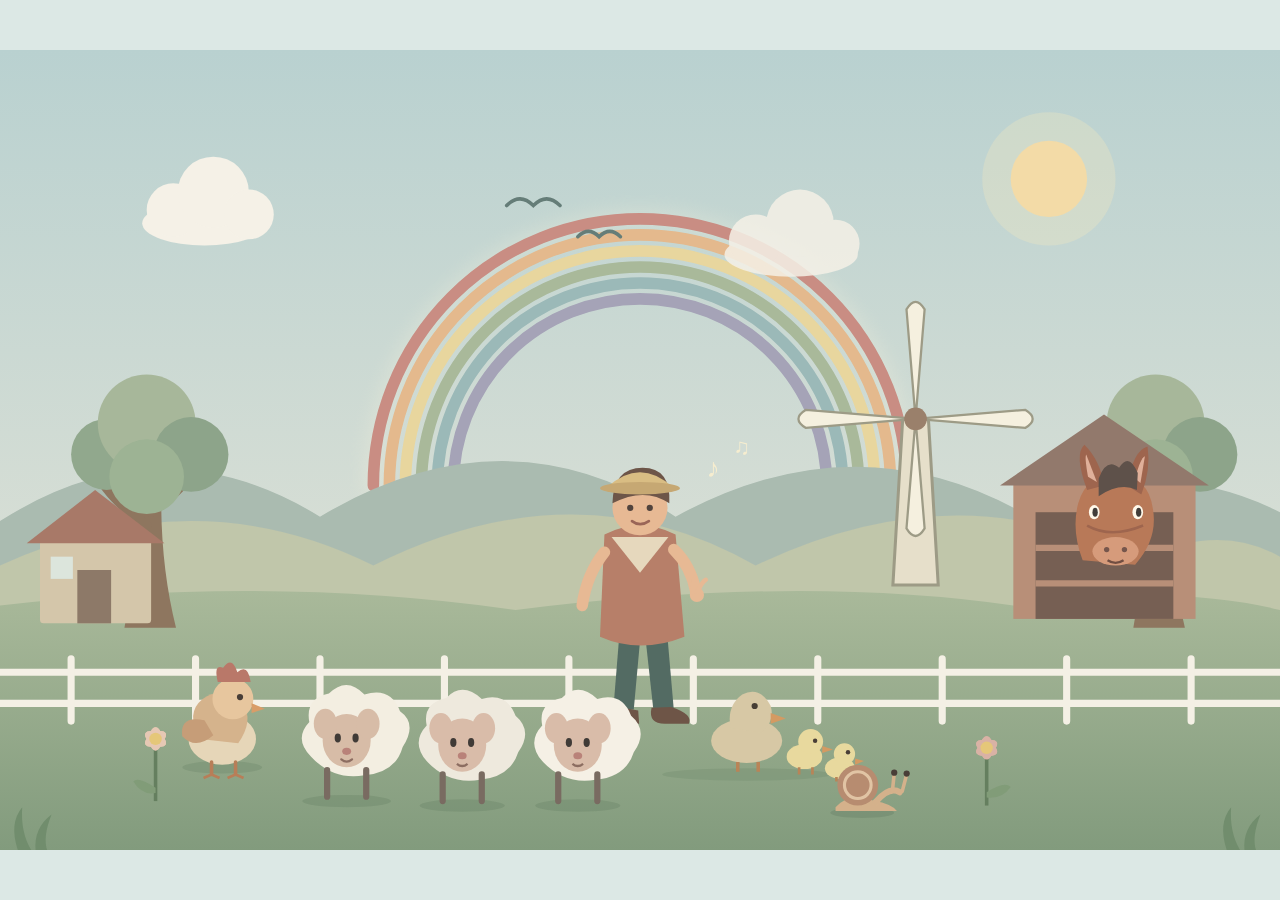
<file: farm.html>
<!DOCTYPE html>
<html lang="zh-Hant">
<head>
<meta charset="UTF-8">
<meta name="viewport" content="width=device-width, initial-scale=1.0">
<title>莫蘭迪色系 Q 版動畫農場</title>
<style>
*{box-sizing:border-box}
html,body{margin:0;width:100%;height:100%;overflow:hidden;background:#dce8e5}
svg{width:100vw;height:100vh;display:block}

.cloud{animation:cloudMove 28s ease-in-out infinite alternate}
.cloud.c2{animation-delay:-13s}
@keyframes cloudMove{to{transform:translateX(28px)}}

.sun-glow{transform-box:fill-box;transform-origin:center;animation:sunPulse 4s infinite}
@keyframes sunPulse{50%{opacity:.55;transform:scale(1.12)}}

.rainbow-glow{fill:none;stroke:#fff7dc;stroke-width:26;opacity:.2;filter:url(#glow);animation:rainbowGlow 3s infinite}
@keyframes rainbowGlow{50%{opacity:.7;stroke-width:34}}

.bird{animation:birdFly 8s ease-in-out infinite alternate}
@keyframes birdFly{to{transform:translate(25px,-12px)}}

.tree-crown{transform-box:fill-box;transform-origin:bottom center;animation:treeSway 5s ease-in-out infinite alternate}
@keyframes treeSway{to{transform:rotate(1.5deg)}}

.blades{transform-box:fill-box;transform-origin:center;animation:windmill 9s linear infinite}
@keyframes windmill{to{transform:rotate(360deg)}}

.farmer-wave{
  transform-box:view-box;
  transform-origin:765px 575px;
  animation:wave 2.5s ease-in-out infinite alternate;
}
@keyframes wave{from{transform:rotate(-7deg)}to{transform:rotate(9deg)}}

.note{animation:noteFloat 2s ease-in-out infinite}
.note.n2{animation-delay:-1s}
@keyframes noteFloat{50%{transform:translateY(-9px);opacity:1}}

.hen-head{transform-box:fill-box;transform-origin:bottom center;animation:peck 2s ease-in-out infinite}
@keyframes peck{0%,35%,100%{transform:rotate(0)}55%{transform:rotate(18deg)}70%{transform:rotate(3deg)}}

.duck-body{animation:duckStep 1.4s ease-in-out infinite}
.duck-body.d2{animation-delay:-.4s}
.duck-body.d3{animation-delay:-.8s}
@keyframes duckStep{50%{transform:translateY(-2px)}}

.sheep{animation:sheepMove 3.5s ease-in-out infinite}
.sheep.s2{animation-delay:-1.2s}
.sheep.s3{animation-delay:-2.4s}
@keyframes sheepMove{50%{transform:translateY(-2px)}}

.eye{transform-box:fill-box;transform-origin:center;animation:blink 4.5s infinite}
@keyframes blink{0%,45%,49%,100%{transform:scaleY(1)}47%{transform:scaleY(.12)}}

.flower-head{
  transform-box:view-box;
  transform-origin:0 0;
  animation:flowerSway 3.5s ease-in-out infinite alternate;
}
@keyframes flowerSway{to{transform:rotate(5deg)}}

.snail{animation:snailMove 22s ease-in-out infinite alternate}
@keyframes snailMove{to{transform:translateX(28px)}}
</style>
</head>
<body>
<svg viewBox="0 0 1440 900" preserveAspectRatio="xMidYMid meet"
xmlns="http://www.w3.org/2000/svg">
<defs>
  <linearGradient id="sky" x2="0" y2="1">
    <stop stop-color="#b9d1d0"/>
    <stop offset="1" stop-color="#e9e6d8"/>
  </linearGradient>
  <linearGradient id="grass" x2="0" y2="1">
    <stop stop-color="#a9b99a"/>
    <stop offset="1" stop-color="#829b7d"/>
  </linearGradient>
  <filter id="glow" x="-60%" y="-60%" width="220%" height="220%">
    <feGaussianBlur stdDeviation="9"/>
  </filter>
</defs>

<!-- 天空 -->
<rect width="1440" height="900" fill="url(#sky)"/>

<!-- 太陽 -->
<circle class="sun-glow" cx="1180" cy="145" r="75" fill="#f4e7bd" opacity=".3"/>
<circle cx="1180" cy="145" r="43" fill="#f3dba7"/>

<!-- 彩虹 -->
<g fill="none" stroke-linecap="round">
  <path class="rainbow-glow" d="M420 490 A300 300 0 0 1 1020 490"/>
  <path d="M420 490 A300 300 0 0 1 1020 490" stroke="#c98d83" stroke-width="13"/>
  <path d="M438 490 A282 282 0 0 1 1002 490" stroke="#e4b98d" stroke-width="13"/>
  <path d="M456 490 A264 264 0 0 1 984 490" stroke="#e8d69e" stroke-width="13"/>
  <path d="M474 490 A246 246 0 0 1 966 490" stroke="#a9b99a" stroke-width="13"/>
  <path d="M492 490 A228 228 0 0 1 948 490" stroke="#9bb9b8" stroke-width="13"/>
  <path d="M510 490 A210 210 0 0 1 930 490" stroke="#a5a3b7" stroke-width="13"/>
</g>

<!-- 雲 -->
<g class="cloud" fill="#f5f1e7">
  <ellipse cx="230" cy="195" rx="70" ry="25"/>
  <circle cx="195" cy="180" r="30"/>
  <circle cx="240" cy="160" r="40"/>
  <circle cx="280" cy="185" r="28"/>
</g>
<g class="cloud c2" fill="#f5f1e7" opacity=".85">
  <ellipse cx="890" cy="230" rx="75" ry="25"/>
  <circle cx="850" cy="215" r="30"/>
  <circle cx="900" cy="195" r="38"/>
  <circle cx="940" cy="218" r="27"/>
</g>

<!-- 飛鳥 -->
<g class="bird" fill="none" stroke="#657d78" stroke-width="4" stroke-linecap="round">
  <path d="M570 175q15 -15 30 0q15 -15 30 0"/>
  <path d="M650 210q12 -12 24 0q12 -12 24 0"/>
</g>

<!-- 山丘 -->
<path d="M0 530 Q180 415 360 525 Q570 400 760 525 Q960 415 1150 520 Q1300 450 1440 520 L1440 690 L0 690Z" fill="#aabbb0"/>
<path d="M0 580 Q220 480 420 580 Q650 465 850 580 Q1080 470 1280 575 Q1370 530 1440 570 L1440 720 L0 720Z" fill="#c0c6aa"/>

<!-- 草地 -->
<path d="M0 625 Q300 590 580 630 Q900 590 1140 625 Q1320 600 1440 630 L1440 900 L0 900Z" fill="url(#grass)"/>

<!-- 左側樹木 -->
<g transform="translate(110 0)">
  <path d="M30 650 Q48 555 42 475 L72 475 Q68 570 88 650Z" fill="#8e765f"/>
  <path d="M55 535 Q10 500 0 475 M60 520 Q105 485 120 455"
        fill="none" stroke="#8e765f" stroke-width="12" stroke-linecap="round"/>
  <g class="tree-crown">
    <circle cx="10" cy="455" r="40" fill="#91a88d"/>
    <circle cx="55" cy="420" r="55" fill="#a7b79a"/>
    <circle cx="105" cy="455" r="42" fill="#8da48a"/>
    <circle cx="55" cy="480" r="42" fill="#9db394"/>
  </g>
</g>

<!-- 右側樹木 -->
<g transform="translate(1250 0)">
  <path d="M25 650 Q43 555 38 475 L68 475 Q64 570 83 650Z" fill="#8e765f"/>
  <path d="M50 535 Q5 500 -5 475 M55 520 Q100 485 115 455"
        fill="none" stroke="#8e765f" stroke-width="12" stroke-linecap="round"/>
  <g class="tree-crown">
    <circle cx="0" cy="455" r="40" fill="#91a88d"/>
    <circle cx="50" cy="420" r="55" fill="#a7b79a"/>
    <circle cx="100" cy="455" r="42" fill="#8da48a"/>
    <circle cx="50" cy="480" r="42" fill="#9db394"/>
  </g>
</g>

<!-- 小屋 -->
<g transform="translate(45 0)">
  <rect x="0" y="550" width="125" height="95" rx="4" fill="#d4c6aa"/>
  <path d="M-15 555 L62 495 L140 555Z" fill="#a87968"/>
  <rect x="42" y="585" width="38" height="60" fill="#8d7968"/>
  <rect x="12" y="570" width="25" height="25" fill="#dce5dc"/>
</g>

<!-- 風車 -->
<g transform="translate(1030 415) scale(.85)">
  <path d="M-17 0 L-30 220 L30 220 L17 0Z" fill="#e6dfca" stroke="#9d9b86" stroke-width="4"/>
  <g class="blades">
    <path d="M0 0 L-12 -145 Q0 -165 12 -145Z" fill="#f5f0df" stroke="#9d9b86" stroke-width="3"/>
    <path d="M0 0 L145 -12 Q165 0 145 12Z" fill="#f5f0df" stroke="#9d9b86" stroke-width="3"/>
    <path d="M0 0 L12 145 Q0 165 -12 145Z" fill="#f5f0df" stroke="#9d9b86" stroke-width="3"/>
    <path d="M0 0 L-145 12 Q-165 0 -145 -12Z" fill="#f5f0df" stroke="#9d9b86" stroke-width="3"/>
  </g>
  <circle r="15" fill="#9a806b"/>
</g>

<!-- 馬廄 -->
<g transform="translate(1140 0)">
  <rect x="0" y="485" width="205" height="155" fill="#b88f78"/>
  <path d="M-15 490 L102 410 L220 490Z" fill="#92796c"/>
  <rect x="25" y="520" width="155" height="120" fill="#765f53"/>
  <path d="M25 560 H180 M25 600 H180" stroke="#b88f78" stroke-width="7"/>

  <!-- 馬頭：細長耳朵、長臉、明顯鼻口 -->
  <g>
    <path d="M78 574 Q65 540 73 510 Q82 477 117 477 Q152 480 157 516 Q163 550 137 579Z" fill="#b87958"/>
    <!-- 耳朵：窄、尖、朝上 -->
    <path d="M83 495 Q68 454 80 444 Q98 462 102 490Z" fill="#9e654e"/>
    <path d="M128 490 Q135 450 151 446 Q155 472 144 500Z" fill="#9e654e"/>
    <path d="M84 480 Q80 458 82 455 L94 486Z" fill="#e0b09a"/>
    <path d="M137 482 Q143 459 148 457 L143 487Z" fill="#e0b09a"/>

    <!-- 鬃毛 -->
    <path d="M96 482 Q105 458 119 470 Q130 452 140 476 L139 495 Q120 486 96 502Z" fill="#5e514a"/>

    <!-- 眼睛 -->
    <ellipse cx="91" cy="520" rx="6" ry="8" fill="#fff8e9"/>
    <ellipse cx="92" cy="520" rx="3" ry="5" fill="#423d39"/>
    <ellipse cx="140" cy="520" rx="6" ry="8" fill="#fff8e9"/>
    <ellipse cx="141" cy="520" rx="3" ry="5" fill="#423d39"/>

    <!-- 鼻梁與口鼻 -->
    <path d="M83 535 Q110 550 146 535" fill="none" stroke="#9e654e" stroke-width="3"/>
    <ellipse cx="115" cy="564" rx="26" ry="16" fill="#d69b7b"/>
    <circle cx="105" cy="562" r="3" fill="#76564c"/>
    <circle cx="125" cy="562" r="3" fill="#76564c"/>
    <path d="M106 574 Q115 580 124 574" fill="none" stroke="#714e42" stroke-width="2.5"/>
  </g>
</g>

<!-- 白色柵欄 -->
<g stroke="#f4f0e5" stroke-width="8" stroke-linecap="round" fill="none">
  <path d="M0 700 H1440"/>
  <path d="M0 735 H1440"/>
  <path d="M80 685 V755 M220 685 V755 M360 685 V755 M500 685 V755 M640 685 V755 M780 685 V755 M920 685 V755 M1060 685 V755 M1200 685 V755 M1340 685 V755"/>
</g>

<!-- 農夫 -->
<g transform="translate(0 0)">
  <!-- 腿 -->
  <path d="M697 655 L690 742 L713 742 L720 665Z" fill="#536b63"/>
  <path d="M726 660 L735 742 L758 742 L750 650Z" fill="#536b63"/>
  <path d="M690 738 Q674 748 688 758 H719 L718 743Z" fill="#6e5547"/>
  <path d="M733 740 Q729 758 748 758 H775 Q780 747 755 739Z" fill="#6e5547"/>

  <!-- 身體 -->
  <path d="M680 545 Q720 525 760 545 L770 660 Q720 680 675 660Z" fill="#b77f69"/>
  <path d="M688 548 L720 588 L752 548" fill="#e6d8bd"/>

  <!-- 頭 -->
  <circle cx="720" cy="515" r="31" fill="#e7b994"/>
  <path d="M689 510 Q690 470 723 470 Q755 470 753 510 Q725 491 689 510Z" fill="#6d5548"/>
  <circle cx="709" cy="515" r="3.5" fill="#51433d"/>
  <circle cx="731" cy="515" r="3.5" fill="#51433d"/>
  <path d="M711 530 Q720 537 730 530" fill="none" stroke="#9a6557" stroke-width="3" stroke-linecap="round"/>

  <!-- 草帽 -->
  <path d="M683 492 Q720 458 757 492 Q720 500 683 492Z" fill="#d9bd83"/>
  <ellipse cx="720" cy="493" rx="45" ry="7" fill="#c6a873"/>

  <!-- 固定左手 -->
  <path d="M680 565 Q660 590 655 625" fill="none" stroke="#e7b994" stroke-width="13" stroke-linecap="round"/>

  <!-- 右手：肩膀固定，手掌不脫節 -->
  <g class="farmer-wave">
    <path d="M758 562 Q777 580 783 610" fill="none" stroke="#e7b994" stroke-width="13" stroke-linecap="round"/>
    <circle cx="784" cy="613" r="8" fill="#e7b994"/>
    <path d="M780 610 Q778 600 782 594 M785 609 Q790 598 794 596"
          fill="none" stroke="#e7b994" stroke-width="5" stroke-linecap="round"/>
  </g>
</g>

<g class="note" fill="#f6edcf" font-size="30">
  <text x="795" y="480">♪</text>
</g>
<g class="note n2" fill="#f6edcf" font-size="25">
  <text x="825" y="455">♫</text>
</g>

<!-- 母雞：固定在草地 -->
<g transform="translate(250 0)">
  <ellipse cx="0" cy="807" rx="45" ry="7" fill="#5d785d" opacity=".25"/>
  <ellipse cx="0" cy="775" rx="38" ry="29" fill="#e6d6b8"/>
  <path d="M-25 775 Q-42 746 -22 730 Q0 714 23 735 Q36 754 18 780Z" fill="#d5b38c"/>
  <g class="hen-head">
    <circle cx="12" cy="730" r="23" fill="#e7c69e"/>
    <path d="M-5 711 Q-10 690 1 695 Q11 681 17 700 Q29 690 32 711Z" fill="#b97869"/>
    <circle cx="20" cy="728" r="3.5" fill="#493e37"/>
    <path d="M33 735 L48 741 L33 746Z" fill="#d99d68"/>
  </g>
  <path d="M-20 754 Q-48 748 -45 772 Q-30 788 -10 771Z" fill="#c69d78"/>
  <path d="M-12 801 V815 M15 801 V815" stroke="#b87e58" stroke-width="4" stroke-linecap="round"/>
  <path d="M-12 815 l-9 4 m9 -4 l9 4 M15 815 l-9 4 m9 -4 l9 4" stroke="#b87e58" stroke-width="3"/>
</g>

<!-- 母鴨與小鴨 -->
<g transform="translate(840 0)">
  <ellipse cx="0" cy="815" rx="95" ry="7" fill="#5d785d" opacity=".2"/>
  <g class="duck-body">
    <ellipse cx="0" cy="777" rx="40" ry="25" fill="#d7c8a5"/>
    <path d="M-18 763 Q-23 738 -5 725 Q15 715 27 738 Q32 755 17 768Z" fill="#d7c8a5"/>
    <circle cx="9" cy="738" r="3.5" fill="#463e35"/>
    <path d="M27 746 L44 752 L27 758Z" fill="#d49a62"/>
    <path d="M-10 801 V812 M13 801 V812" stroke="#b98457" stroke-width="4"/>
  </g>
  <g class="duck-body d2">
    <ellipse cx="65" cy="795" rx="20" ry="14" fill="#e8d99e"/>
    <circle cx="72" cy="778" r="14" fill="#e8d99e"/>
    <circle cx="77" cy="777" r="2.5" fill="#493e37"/>
    <path d="M85 783 L97 787 L85 791Z" fill="#d49a62"/>
    <path d="M59 807 V815 M74 807 V815" stroke="#b98457" stroke-width="3"/>
  </g>
  <g class="duck-body d3">
    <ellipse cx="105" cy="808" rx="17" ry="12" fill="#e8d99e"/>
    <circle cx="110" cy="792" r="12" fill="#e8d99e"/>
    <circle cx="114" cy="790" r="2.5" fill="#493e37"/>
    <path d="M122 797 L132 800 L122 804Z" fill="#d49a62"/>
    <path d="M101 818 V823 M113 818 V823" stroke="#b98457" stroke-width="3"/>
  </g>
</g>

<!-- Q版綿羊：圓潤、整體毛茸茸，不用零碎小球 -->
<g class="sheep" transform="translate(0 0)">
  <ellipse cx="390" cy="845" rx="50" ry="7" fill="#536e54" opacity=".22"/>
  <path d="M350 795
    Q330 775 348 756
    Q343 730 370 724
    Q390 704 410 725
    Q440 716 450 744
    Q470 758 453 784
    Q445 813 410 816
    Q375 822 350 795Z" fill="#f3eee1"/>
  <ellipse cx="390" cy="777" rx="27" ry="30" fill="#d7bca7"/>
  <ellipse cx="366" cy="758" rx="13" ry="17" fill="#d7bca7"/>
  <ellipse cx="414" cy="758" rx="13" ry="17" fill="#d7bca7"/>
  <path d="M368 810 V840 M412 810 V840" stroke="#796b61" stroke-width="7" stroke-linecap="round"/>
  <g class="eye">
    <ellipse cx="380" cy="774" rx="3.5" ry="5" fill="#403b37"/>
    <ellipse cx="400" cy="774" rx="3.5" ry="5" fill="#403b37"/>
  </g>
  <ellipse cx="390" cy="789" rx="5" ry="4" fill="#b98279"/>
  <path d="M384 798 Q390 803 396 798" fill="none" stroke="#8c6d61" stroke-width="2.5" stroke-linecap="round"/>
</g>

<g class="sheep s2" transform="translate(0 0)">
  <ellipse cx="520" cy="850" rx="48" ry="7" fill="#536e54" opacity=".22"/>
  <path d="M480 800
    Q462 779 480 760
    Q475 735 502 729
    Q520 710 542 730
    Q570 722 580 749
    Q600 766 583 790
    Q574 818 540 821
    Q505 827 480 800Z" fill="#eee9dd"/>
  <ellipse cx="520" cy="782" rx="27" ry="30" fill="#d9bca9"/>
  <ellipse cx="496" cy="763" rx="13" ry="17" fill="#d9bca9"/>
  <ellipse cx="544" cy="763" rx="13" ry="17" fill="#d9bca9"/>
  <path d="M498 815 V845 M542 815 V845" stroke="#796b61" stroke-width="7" stroke-linecap="round"/>
  <g class="eye">
    <ellipse cx="510" cy="779" rx="3.5" ry="5" fill="#403b37"/>
    <ellipse cx="530" cy="779" rx="3.5" ry="5" fill="#403b37"/>
  </g>
  <ellipse cx="520" cy="794" rx="5" ry="4" fill="#b98279"/>
  <path d="M514 803 Q520 808 526 803" fill="none" stroke="#8c6d61" stroke-width="2.5"/>
</g>

<g class="sheep s3" transform="translate(0 0)">
  <ellipse cx="650" cy="850" rx="48" ry="7" fill="#536e54" opacity=".22"/>
  <path d="M610 800
    Q592 779 610 760
    Q605 735 632 729
    Q650 710 672 730
    Q700 722 710 749
    Q730 766 713 790
    Q704 818 670 821
    Q635 827 610 800Z" fill="#f5f0e5"/>
  <ellipse cx="650" cy="782" rx="27" ry="30" fill="#d9bca9"/>
  <ellipse cx="626" cy="763" rx="13" ry="17" fill="#d9bca9"/>
  <ellipse cx="674" cy="763" rx="13" ry="17" fill="#d9bca9"/>
  <path d="M628 815 V845 M672 815 V845" stroke="#796b61" stroke-width="7" stroke-linecap="round"/>
  <g class="eye">
    <ellipse cx="640" cy="779" rx="3.5" ry="5" fill="#403b37"/>
    <ellipse cx="660" cy="779" rx="3.5" ry="5" fill="#403b37"/>
  </g>
  <ellipse cx="650" cy="794" rx="5" ry="4" fill="#b98279"/>
  <path d="M644 803 Q650 808 656 803" fill="none" stroke="#8c6d61" stroke-width="2.5"/>
</g>

<!-- 花朵：花莖固定，花冠只在根部搖動 -->
<g>
  <path d="M175 845 Q175 815 175 785" stroke="#657f5f" stroke-width="4" fill="none"/>
  <path d="M175 830 Q155 817 150 823 Q160 839 175 836" fill="#819c78"/>
  <g class="flower-head">
    <g fill="#e6c8b4">
      <ellipse cx="175" cy="775" rx="7" ry="13"/>
      <ellipse cx="175" cy="775" rx="7" ry="13" transform="rotate(60 175 775)"/>
      <ellipse cx="175" cy="775" rx="7" ry="13" transform="rotate(120 175 775)"/>
      <ellipse cx="175" cy="775" rx="7" ry="13" transform="rotate(180 175 775)"/>
      <ellipse cx="175" cy="775" rx="7" ry="13" transform="rotate(240 175 775)"/>
      <ellipse cx="175" cy="775" rx="7" ry="13" transform="rotate(300 175 775)"/>
    </g>
    <circle cx="175" cy="775" r="7" fill="#e5c779"/>
  </g>
</g>

<g>
  <path d="M1110 850 Q1110 820 1110 795" stroke="#657f5f" stroke-width="4" fill="none"/>
  <path d="M1110 835 Q1130 822 1137 829 Q1127 843 1110 841" fill="#819c78"/>
  <g class="flower-head">
    <g fill="#d9b2a5">
      <ellipse cx="1110" cy="785" rx="7" ry="13"/>
      <ellipse cx="1110" cy="785" rx="7" ry="13" transform="rotate(60 1110 785)"/>
      <ellipse cx="1110" cy="785" rx="7" ry="13" transform="rotate(120 1110 785)"/>
      <ellipse cx="1110" cy="785" rx="7" ry="13" transform="rotate(180 1110 785)"/>
      <ellipse cx="1110" cy="785" rx="7" ry="13" transform="rotate(240 1110 785)"/>
      <ellipse cx="1110" cy="785" rx="7" ry="13" transform="rotate(300 1110 785)"/>
    </g>
    <circle cx="1110" cy="785" r="7" fill="#e5c779"/>
  </g>
</g>

<!-- 蝸牛：移至畫面內側，完整顯示 -->
<g class="snail" transform="translate(970 0)">
  <ellipse cx="0" cy="858" rx="36" ry="6" fill="#536e54" opacity=".25"/>
  <path d="M-30 852 Q-15 834 14 845 Q32 848 39 856 L-30 856Z" fill="#d4b18b"/>
  <circle cx="-5" cy="827" r="23" fill="#b78c70"/>
  <circle cx="-5" cy="827" r="15" fill="none" stroke="#e1c4a4" stroke-width="3.5"/>
  <path d="M15 846 Q31 828 42 835" stroke="#d4b18b" stroke-width="7" fill="none" stroke-linecap="round"/>
  <path d="M34 833 L36 814 M45 834 L50 815" stroke="#d4b18b" stroke-width="4" stroke-linecap="round"/>
  <circle cx="36" cy="813" r="3.5" fill="#493e37"/>
  <circle cx="50" cy="814" r="3.5" fill="#493e37"/>
</g>

<!-- 前景草叢 -->
<g fill="#718d6d">
  <path d="M20 900q-10 -30 5 -48q-2 28 10 48Z"/>
  <path d="M40 900q-2 -25 18 -40q-10 25 -5 40Z"/>
  <path d="M1380 900q-10 -30 5 -48q-2 28 10 48Z"/>
  <path d="M1400 900q-2 -25 18 -40q-10 25 -5 40Z"/>
</g>

</svg>
</body>
</html>
</file>
